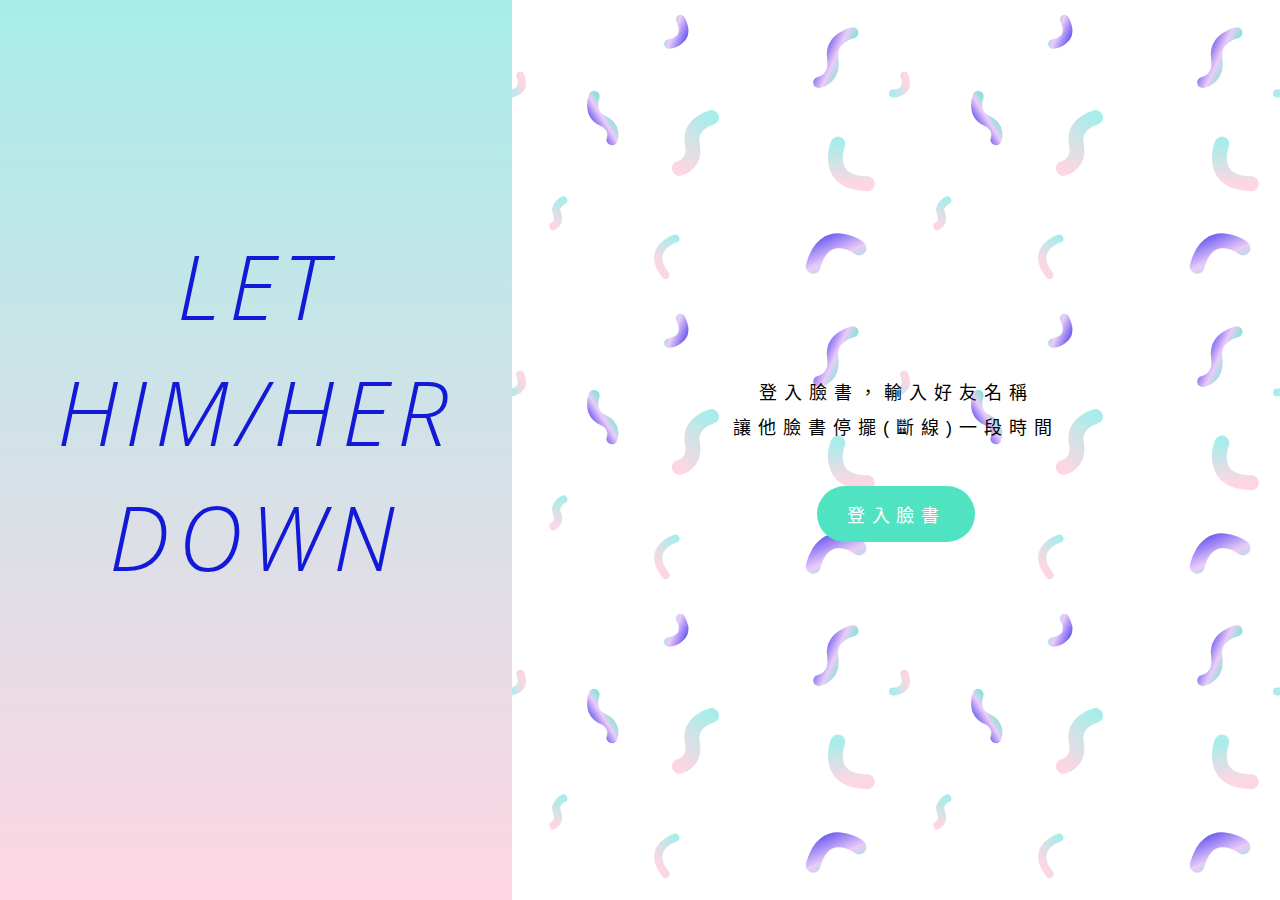
<file: index.html>
<!doctype html>
<html lang="zh-tw">
<head>
    <meta charset="UTF-8">
    <meta http-equiv="X-UA-Compatible" content="IE=edge">
    <meta name="viewport" content="width=device-width, initial-scale=1">
    <link rel="icon" href="images/favicon.ico" type="image/ico">
    <meta property="og:title" content="Let him/her down 愚人節小工具"></meta>
	<meta property="og:image" content="https://kylehsia.github.io/AFD/images/og-image.png">
	<meta property="og:description" content="登入臉書，輸入好友名稱。讓他臉書停擺一段時間 A_A">
	<meta property="og:site_name" content="Let him/her down">
    <title>Let him/her down - 愚人節遊戲</title>
    <link href="https://fonts.googleapis.com/css?family=Open+Sans:300i" rel="stylesheet">
    <link href="style/style.css" rel="stylesheet">
    <!-- Global site tag (gtag.js) - Google Analytics -->
	<script async src="https://www.googletagmanager.com/gtag/js?id=UA-109265760-2"></script>
	<script>
	  window.dataLayer = window.dataLayer || [];
	  function gtag(){dataLayer.push(arguments);}
	  gtag('js', new Date());

	  gtag('config', 'UA-109265760-2');
	</script>
</head>

<body>
	<div class="wrap">
		<div class="kv">
			<h1>LET<br>HIM/HER<br>DOWN</h1>
		</div>
		<div class="content">
			<div class="content__intro">
				<p class="description">登入臉書，輸入好友名稱<br>讓他臉書停擺(斷線)一段時間</p>
				<button class="btn" id="login">登入臉書</button>
			</div>
			<div class="content__form" style="display: none;">
				<div class="form-group">
					<label for="ur-name" class="label-control">你的名稱</label>
					<input type="text" name="ur-name" id="ur-name" class="input-control">
				</div>
				<div class="form-group">
					<label for="fd-name" class="label-control">好友名稱</label>
					<input type="text" name="fd-name" id="fd-name" class="input-control">
				</div>
				<div class="form-group">
					<label class="label-control">停擺時間</label>
					<select class="select-control">
						<option value="1">1小時</option>
						<option value="2">2小時</option>
						<option value="3">3小時</option>
						<option value="4">4小時</option>
						<option value="5">5小時</option>
						<option value="6">6小時</option>
					</select>
				</div>
				<button class="btn btn--sp" onclick="setURL()">送出</button>
				<div class="tips">提醒：送出後對方臉書會斷線你所設定的時間</div>
			</div>
		</div>
	</div>

    <iframe id="gform" style="display: none;" onload="this.onload=function(){window.location='result.html'}"></iframe>

	<script src="https://ajax.googleapis.com/ajax/libs/jquery/2.1.3/jquery.min.js"></script>
    <script>
        function setURL(){
        	var A1 = document.getElementById('ur-name').value;
	        var A2 = document.getElementById('fd-name').value;
		    document.getElementById('gform').src = "https://docs.google.com/forms/d/e/1FAIpQLSe2EoDr-okusBoWxz8_gmM5oRaGzX1lz1B04HM5EQtAUX-ReQ/formResponse?entry.529607084=" + A1 + "&" + "entry.1629571125=" + A2;
		}

		$(document).ready(function(){
		    $("#login").click(function(){
		        $(this).addClass('active');
		        $('.content__intro').delay(3000).fadeOut();
		        $('.content__form').delay(3500).fadeIn();
		    });
		});
    </script>
</body>
</html>
</file>
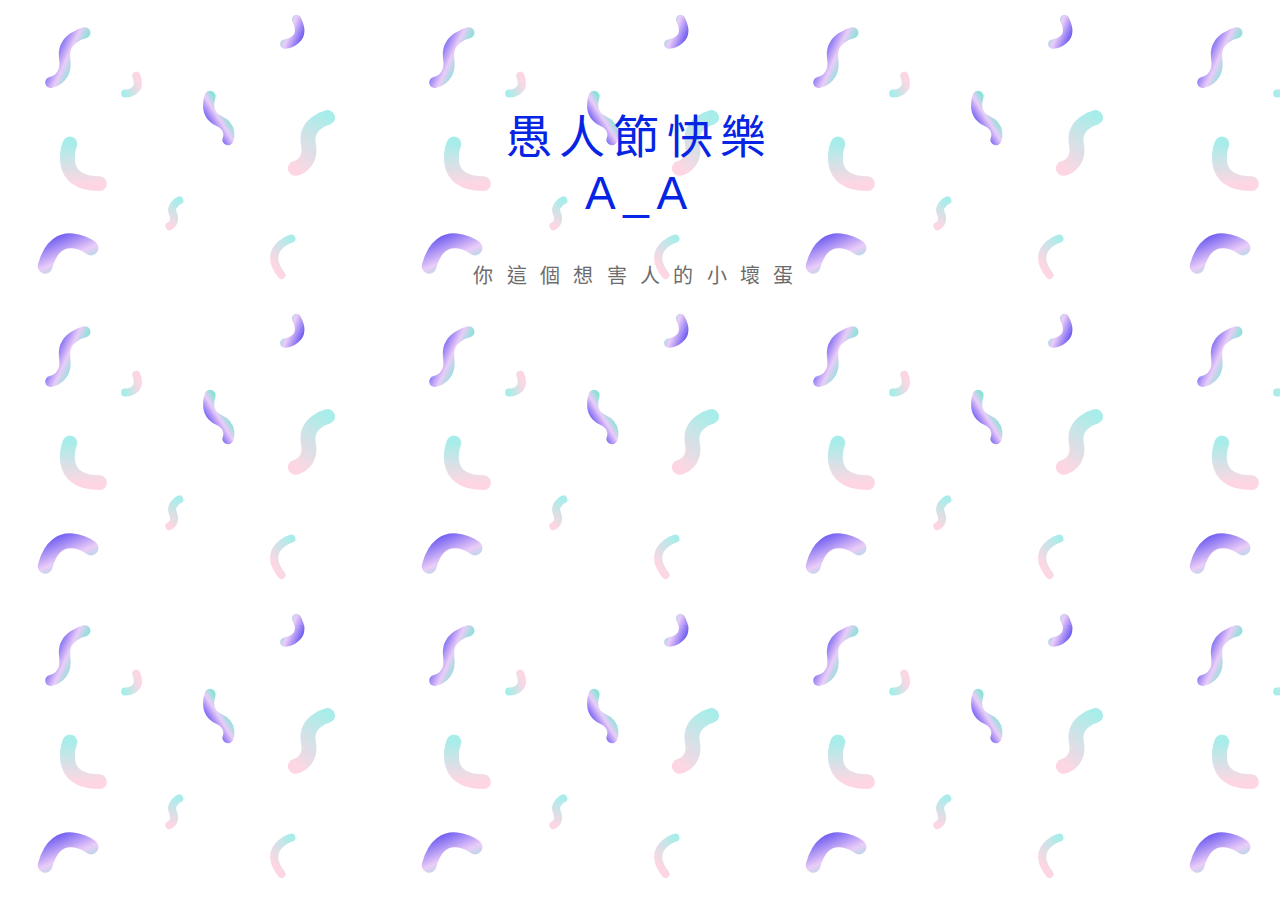
<file: result.html>
<!doctype html>
<html lang="zh-tw">
<head>
    <meta charset="UTF-8">
    <meta http-equiv="X-UA-Compatible" content="IE=edge">
    <meta name="viewport" content="width=device-width, initial-scale=1">
    <link rel="icon" href="images/favicon.ico" type="image/ico">
    <meta property="og:title" content="Let him/her down"></meta>
    <meta property="og:image" content="images/og-image.png">
    <meta property="og:description" content="登入臉書，輸入好友名稱。讓他臉書停擺一段時間 A_A">
    <meta property="og:site_name" content="Let him/her down">
    <title>Let him/her down - 愚人節遊戲</title>
    <link href="https://fonts.googleapis.com/css?family=Open+Sans:300i" rel="stylesheet">
    <link href="style/style.css" rel="stylesheet">
    <!-- Global site tag (gtag.js) - Google Analytics -->
    <script async src="https://www.googletagmanager.com/gtag/js?id=UA-109265760-2"></script>
    <script>
      window.dataLayer = window.dataLayer || [];
      function gtag(){dataLayer.push(arguments);}
      gtag('js', new Date());

      gtag('config', 'UA-109265760-2');
    </script>
</head>

<body>
	<div class="result">
		<h1>愚人節快樂<br>A_A</h1>
		<h2>你這個想害人的小壞蛋</h2>
		<iframe src="https://giphy.com/embed/12PIT4DOj6Tgek" width="200" frameBorder="0" class="giphy-embed" allowFullScreen></iframe><p></p>
	</div>

</body>
</html>
</file>
<file: style/style.css>
@charset "UTF-8";
* {
  -webkit-box-sizing: border-box;
  -moz-box-sizing: border-box;
  box-sizing: border-box; }

html, body {
  margin: 0;
  padding: 0;
  font-family: 微軟正黑體, "Microsoft JhengHei", sans-serif;
  font-size: 18px; }

body {
  background: transparent url("../images/bg.svg") left top repeat;
  background-size: 30%;
  animation: bg 80s infinite alternate linear; }

@keyframes bg {
  from {
    background-position: left top; }
  to {
    background-position: right bottom; } }
.kv {
  width: 40%;
  height: 100vh;
  text-align: center;
  background-image: -webkit-linear-gradient(bottom, #FED6E3 0%, #A8EDEA 100%);
  background-image: -o-linear-gradient(bottom, #FED6E3 0%, #A8EDEA 100%);
  background-image: linear-gradient(to top, #FED6E3 0%, #A8EDEA 100%);
  position: fixed;
  left: 0px;
  top: 0px;
  display: flex;
  justify-content: center;
  align-items: center; }
  .kv h1 {
    font-family: 'Open Sans', sans-serif;
    font-size: 7vw;
    color: #131AD7;
    letter-spacing: 7.68px;
    line-height: 140%;
    margin: 0;
    font-weight: 300;
    margin-top: -15%;
    font-style: italic; }

.content {
  height: 100vh;
  text-align: center;
  margin-left: 40%;
  display: flex;
  justify-content: center;
  align-items: center; }

.content__intro .description {
  letter-spacing: 7px;
  line-height: 35px;
  margin-bottom: 40px; }

.btn {
  border-radius: 30px;
  background-color: #50E3C2;
  color: #FFFFFF;
  padding: 15px 30px;
  border: 0px;
  outline: none;
  letter-spacing: 6.5px;
  font-size: 18px;
  font-weight: lighter;
  transition: all 0.5s;
  overflow: hidden;
  position: relative; }
  .btn:hover {
    background-color: #1cb18f; }
  .btn:active {
    background-color: #0e5948; }

.btn--sp {
  width: 200px; }

.btn:before {
  content: '';
  display: block;
  width: 100%;
  height: 100px;
  background-color: #131AD7;
  position: absolute;
  top: 100%;
  left: 0px;
  transition: all 0.5s; }

.btn.active:before {
  top: 0%; }

.btn.active:after {
  content: '';
  display: block;
  width: 20px;
  height: 20px;
  border-radius: 20px;
  background-color: #fff;
  position: absolute;
  top: calc(50% - 10px);
  left: calc(50% - 10px);
  animation: flash infinite 0.6s alternate;
  animation-delay: 0.5s;
  opacity: 0; }

@keyframes flash {
  from {
    opacity: 0;
    transform: scale(0.8); }
  to {
    opacity: 1; } }
.form-group {
  margin-bottom: 40px;
  display: flex;
  align-items: center; }

.label-control {
  margin-right: 30px;
  letter-spacing: 6px; }

.input-control, .select-control {
  height: 43px;
  width: 320px;
  background: #FFFFFF;
  border: 1px solid #bbb;
  -webkit-appearance: none;
  -webkit-border-radius: 0px;
  border-radius: 0px;
  outline: none;
  font-size: 18px;
  padding-left: 10px;
  padding-right: 10px; }

.result {
  text-align: center; }
  .result h1 {
    font-size: 46px;
    color: #0624E3;
    letter-spacing: 7.67px;
    margin: 100px 0px 40px 0px;
    font-weight: lighter; }
  .result h2 {
    font-size: 20px;
    color: #6C6C6C;
    letter-spacing: 13.33px;
    margin: 0;
    font-weight: lighter;
    margin-bottom: 20px; }

.tips {
  font-size: 12px;
  margin-top: 20px;
  color: #673AB7;
  letter-spacing: 4px; }

@media (max-width: 768px) {
  body {
    background-size: 60%;
    animation-duration: 10s; }

  .kv {
    width: 100%;
    height: auto;
    padding: 15px 0px;
    position: static; }
    .kv h1 {
      margin-top: 0px; }

  .content {
    width: 100%;
    height: auto;
    margin-left: 0px;
    margin-top: 20px;
    display: block; }

  .form-group {
    flex-direction: column;
    align-items: flex-start;
    width: 95%;
    margin-left: auto;
    margin-right: auto; }

  .label-control {
    margin-right: 0px;
    margin-bottom: 5px; }

  .input-control, .select-control {
    width: 100%;
    height: 33px; } }
@media (max-width: 480px) {
  .label-control {
    font-size: 16px; } }

/*# sourceMappingURL=style.css.map */
</file>
